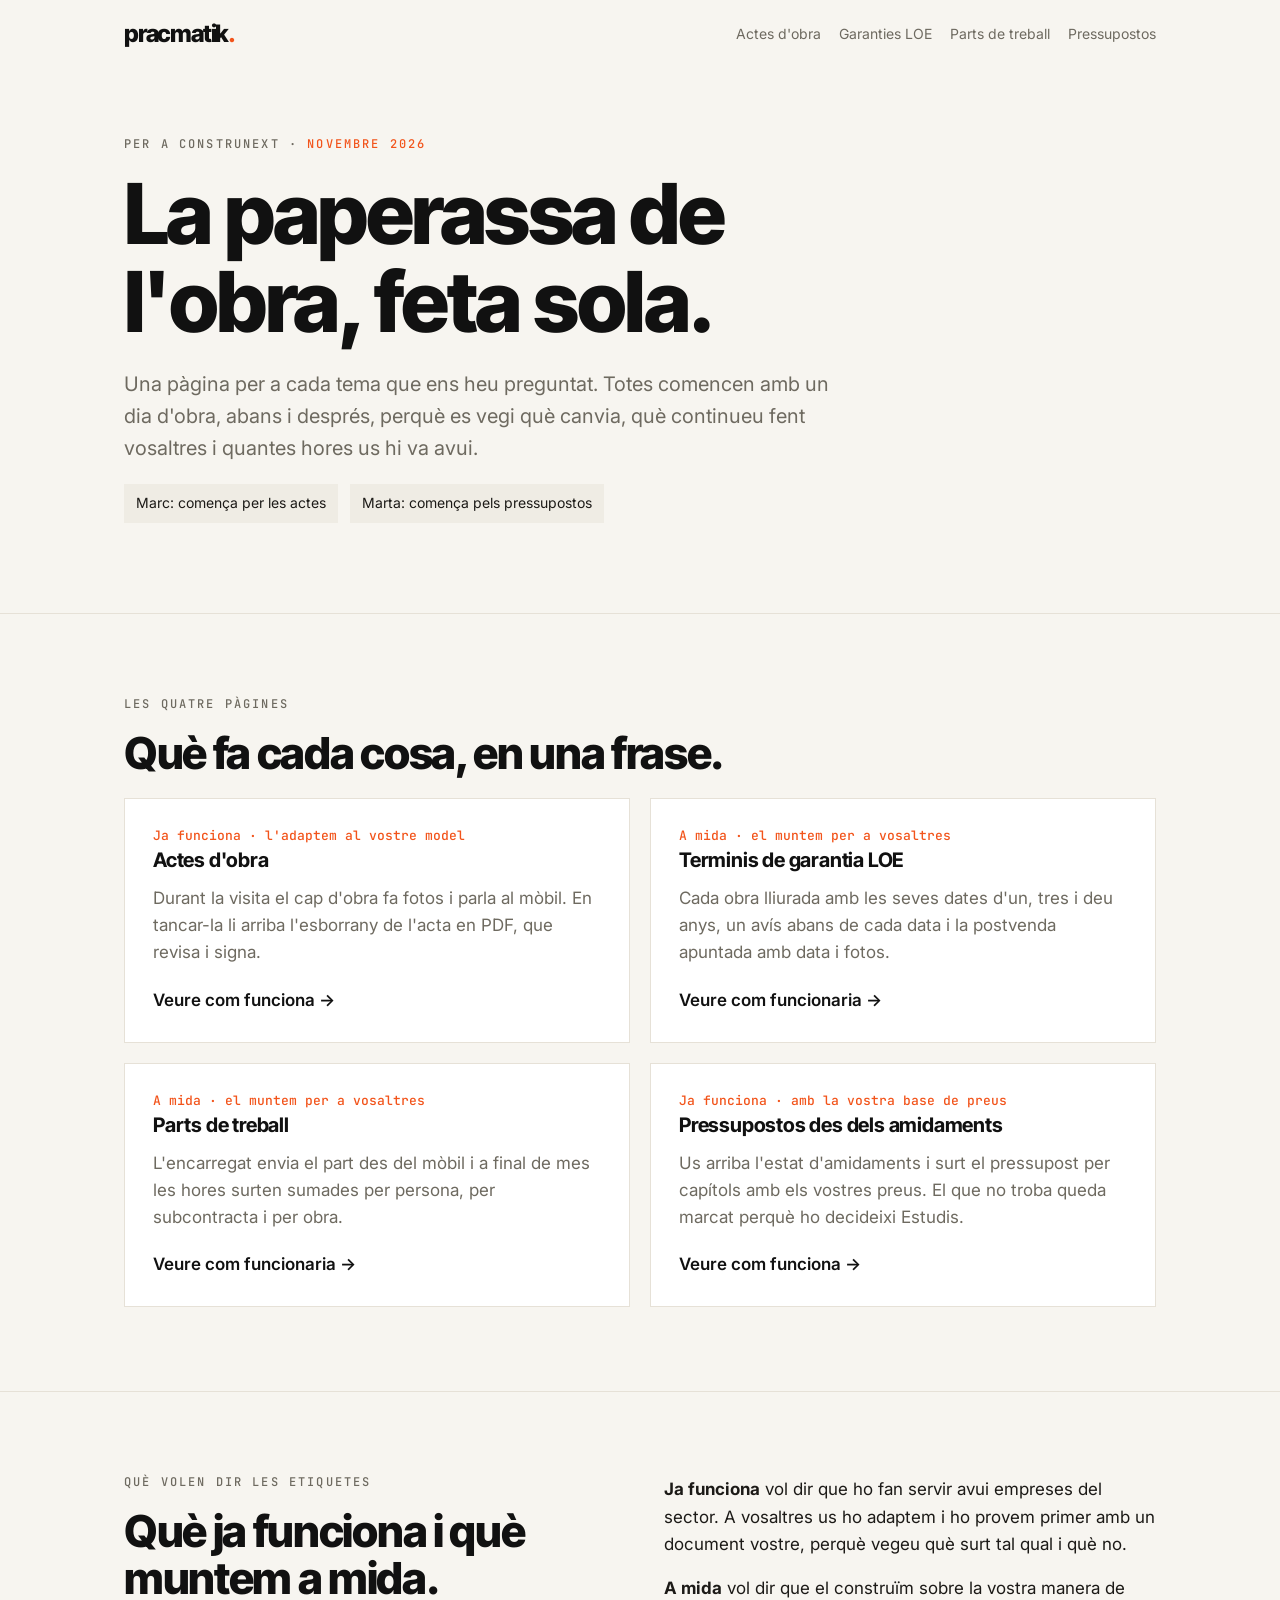
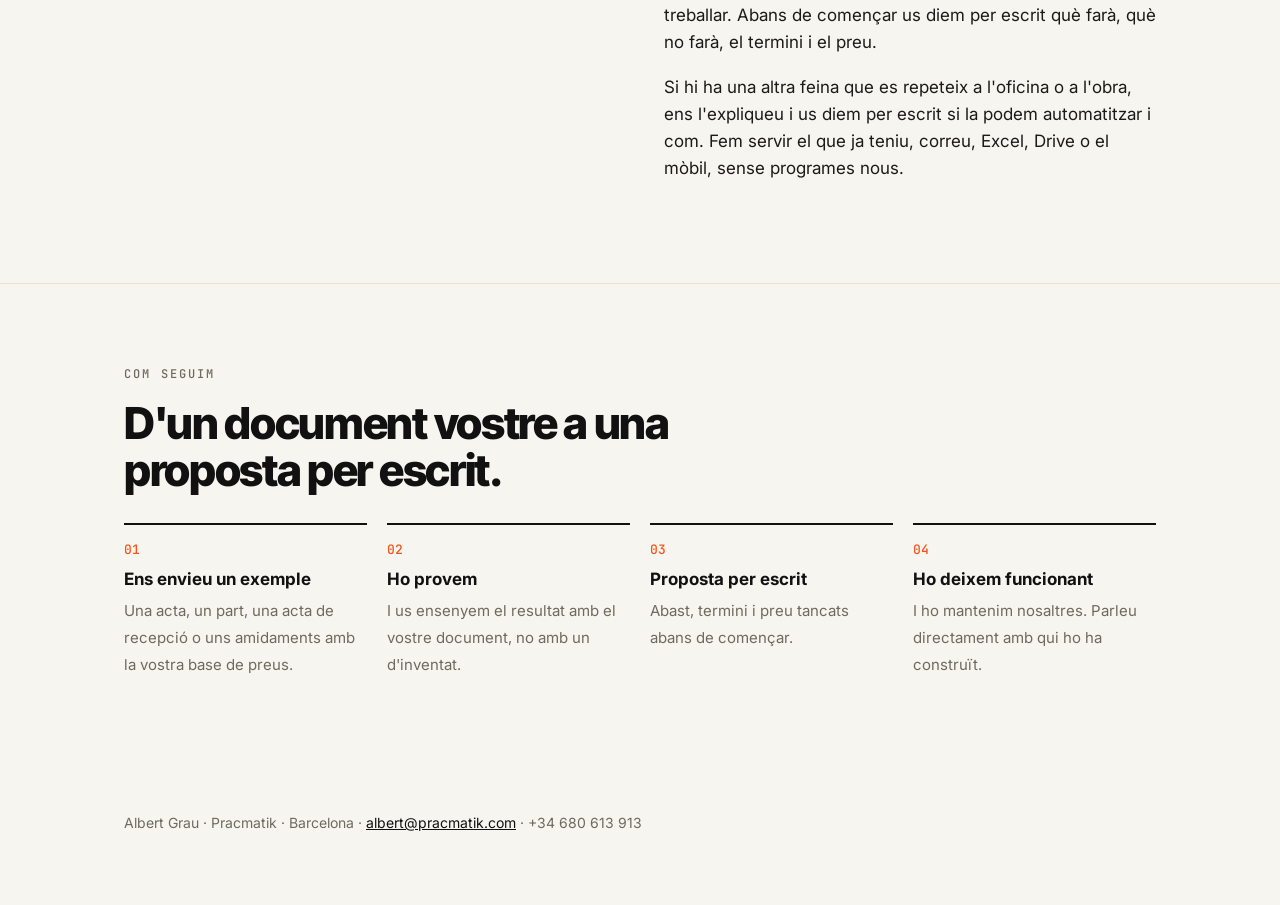
<file: index.html>
<!doctype html>
<html lang="ca">
<head>
<meta charset="utf-8">
<meta name="viewport" content="width=device-width,initial-scale=1">
<meta name="robots" content="noindex,nofollow">
<title>Construnext · Pracmatik</title>
<link rel="preconnect" href="https://fonts.googleapis.com">
<link rel="stylesheet" href="https://fonts.googleapis.com/css2?family=Inter:wght@400;500;600;700&family=Inter+Tight:wght@700;800&family=JetBrains+Mono:wght@500&display=swap">
<link rel="stylesheet" href="estilo.css?v=2">
<script defer src="track.js"></script>
</head>
<body>
<header class="cab"><div class="env">
  <a class="logo" href="./">pracmatik<span>.</span></a>
  <nav><a href="actas/">Actes d'obra</a><a href="garantias-loe/">Garanties LOE</a><a href="partes/">Parts de treball</a><a href="presupuestos/">Pressupostos</a></nav>
</div></header>

<main>
<section class="portada"><div class="env">
  <span class="kicker">Per a Construnext · <b>novembre 2026</b></span>
  <h1>La paperassa de l'obra, feta sola.</h1>
  <p class="intro">Una pàgina per a cada tema que ens heu preguntat. Totes comencen amb un dia d'obra, abans i després, perquè es vegi què canvia, què continueu fent vosaltres i quantes hores us hi va avui.</p>
  <div class="llegir"><span>Marc: comença per les actes</span><span>Marta: comença pels pressupostos</span></div>
</div></section>

<section><div class="env">
  <span class="kicker">Les quatre pàgines</span>
  <h2>Què fa cada cosa, en una frase.</h2>
  <div class="rej">
    <a class="tarjeta" href="actas/">
      <span class="n">Ja funciona · l'adaptem al vostre model</span>
      <h3>Actes d'obra</h3>
      <p>Durant la visita el cap d'obra fa fotos i parla al mòbil. En tancar-la li arriba l'esborrany de l'acta en PDF, que revisa i signa.</p>
      <span class="ir">Veure com funciona →</span>
    </a>
    <a class="tarjeta" href="garantias-loe/">
      <span class="n">A mida · el muntem per a vosaltres</span>
      <h3>Terminis de garantia LOE</h3>
      <p>Cada obra lliurada amb les seves dates d'un, tres i deu anys, un avís abans de cada data i la postvenda apuntada amb data i fotos.</p>
      <span class="ir">Veure com funcionaria →</span>
    </a>
    <a class="tarjeta" href="partes/">
      <span class="n">A mida · el muntem per a vosaltres</span>
      <h3>Parts de treball</h3>
      <p>L'encarregat envia el part des del mòbil i a final de mes les hores surten sumades per persona, per subcontracta i per obra.</p>
      <span class="ir">Veure com funcionaria →</span>
    </a>
    <a class="tarjeta" href="presupuestos/">
      <span class="n">Ja funciona · amb la vostra base de preus</span>
      <h3>Pressupostos des dels amidaments</h3>
      <p>Us arriba l'estat d'amidaments i surt el pressupost per capítols amb els vostres preus. El que no troba queda marcat perquè ho decideixi Estudis.</p>
      <span class="ir">Veure com funciona →</span>
    </a>
  </div>
</div></section>

<section><div class="env dos">
  <div>
    <span class="kicker">Què volen dir les etiquetes</span>
    <h2>Què ja funciona i què muntem a mida.</h2>
  </div>
  <div>
    <p><strong>Ja funciona</strong> vol dir que ho fan servir avui empreses del sector. A vosaltres us ho adaptem i ho provem primer amb un document vostre, perquè vegeu què surt tal qual i què no.</p>
    <p><strong>A mida</strong> vol dir que el construïm sobre la vostra manera de treballar. Abans de començar us diem per escrit què farà, què no farà, el termini i el preu.</p>
    <p>Si hi ha una altra feina que es repeteix a l'oficina o a l'obra, ens l'expliqueu i us diem per escrit si la podem automatitzar i com. Fem servir el que ja teniu, correu, Excel, Drive o el mòbil, sense programes nous.</p>
  </div>
</div></section>

<section><div class="env">
  <span class="kicker">Com seguim</span>
  <h2>D'un document vostre a una proposta per escrit.</h2>
  <ol class="pasos">
    <li><b>Ens envieu un exemple</b><span>Una acta, un part, una acta de recepció o uns amidaments amb la vostra base de preus.</span></li>
    <li><b>Ho provem</b><span>I us ensenyem el resultat amb el vostre document, no amb un d'inventat.</span></li>
    <li><b>Proposta per escrit</b><span>Abast, termini i preu tancats abans de començar.</span></li>
    <li><b>Ho deixem funcionant</b><span>I ho mantenim nosaltres. Parleu directament amb qui ho ha construït.</span></li>
  </ol>
</div></section>
</main>

<footer class="pie"><div class="env">
  Albert Grau · Pracmatik · Barcelona · <a href="mailto:albert@pracmatik.com">albert@pracmatik.com</a> · +34 680 613 913
</div></footer>
</body>
</html>
</file>
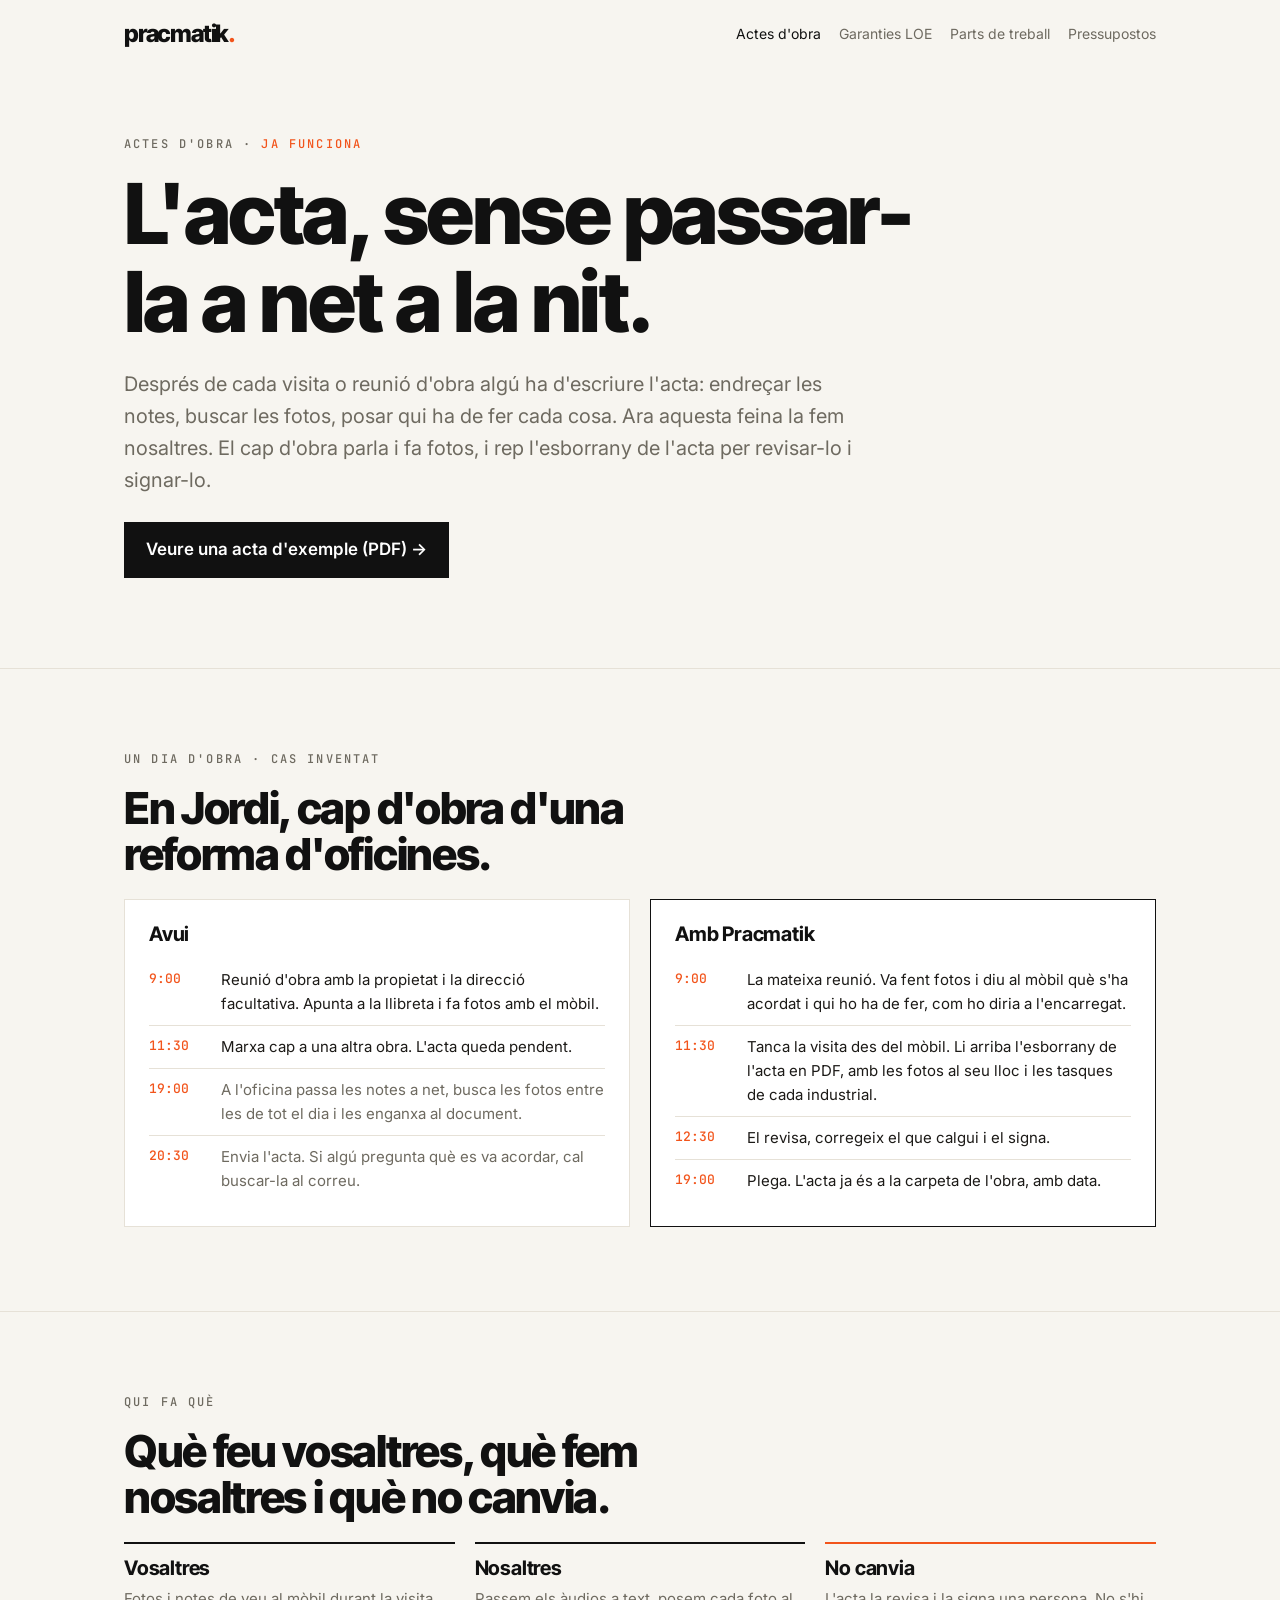
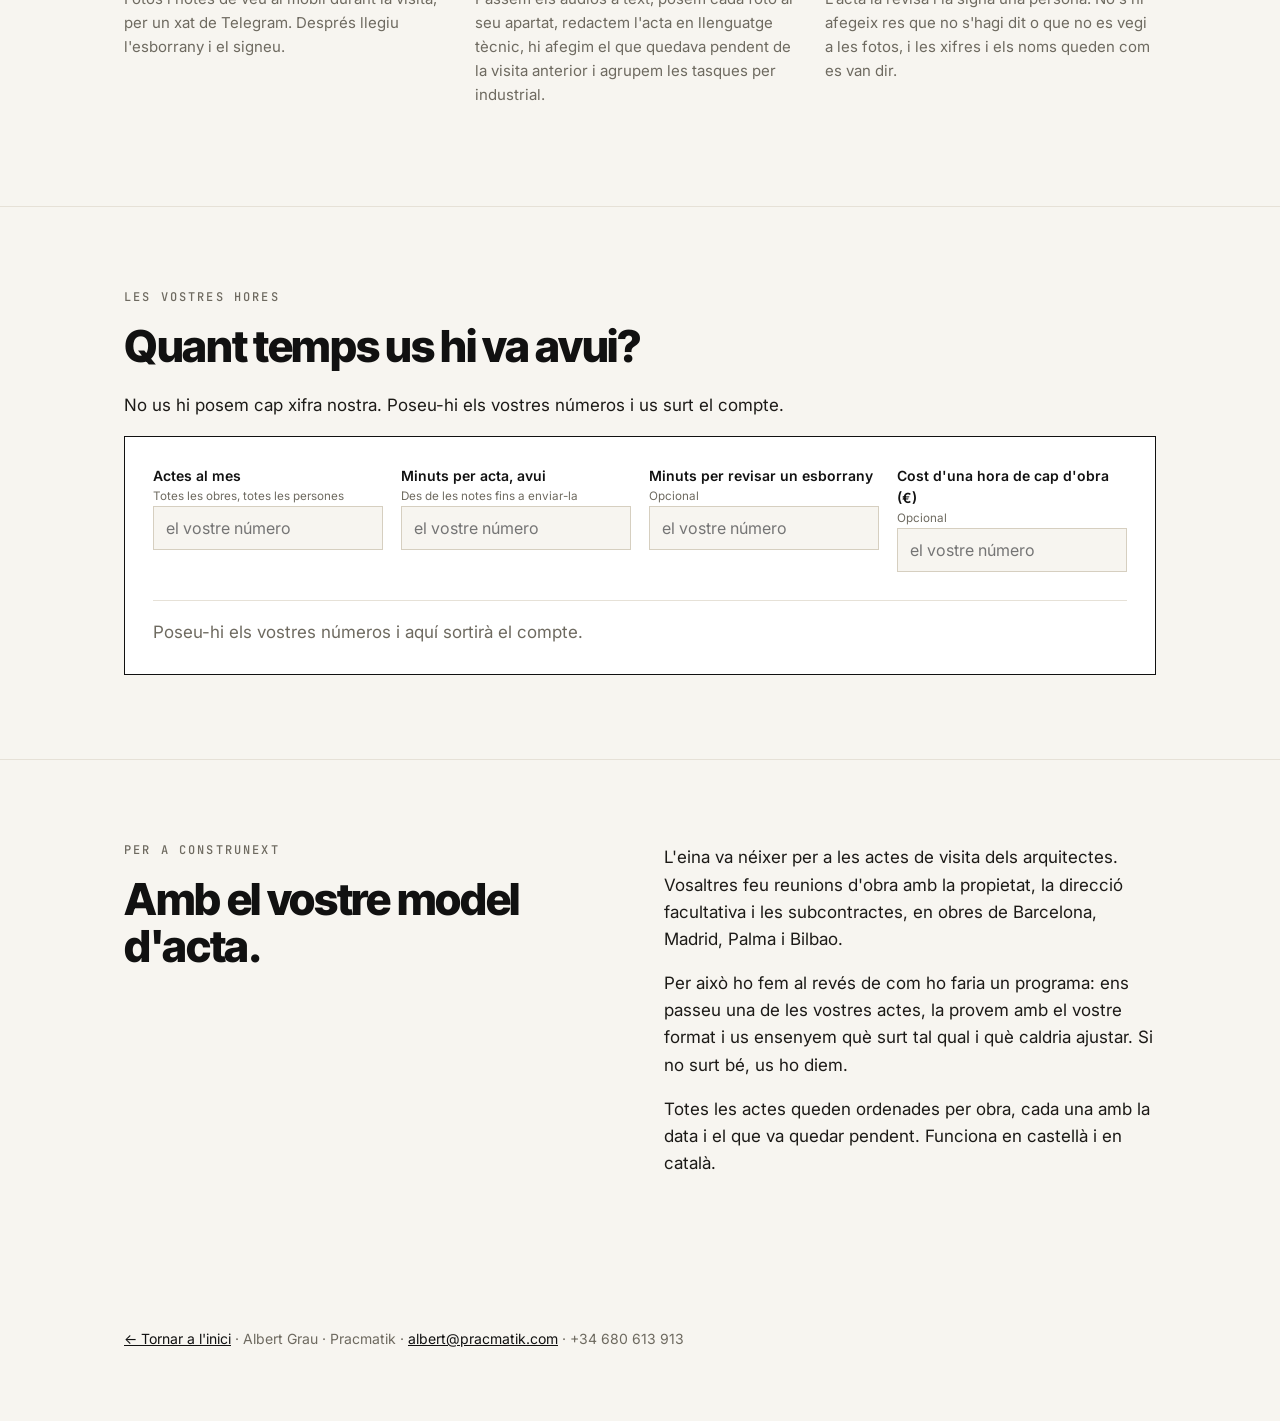
<file: actas/index.html>
<!doctype html>
<html lang="ca">
<head>
<meta charset="utf-8">
<meta name="viewport" content="width=device-width,initial-scale=1">
<meta name="robots" content="noindex,nofollow">
<title>Actes d'obra · Pracmatik</title>
<link rel="preconnect" href="https://fonts.googleapis.com">
<link rel="stylesheet" href="https://fonts.googleapis.com/css2?family=Inter:wght@400;500;600;700&family=Inter+Tight:wght@700;800&family=JetBrains+Mono:wght@500&display=swap">
<link rel="stylesheet" href="../estilo.css?v=2">
<script defer src="../track.js"></script>
<script defer src="../calcula.js?v=2"></script>
</head>
<body>
<header class="cab"><div class="env">
  <a class="logo" href="../">pracmatik<span>.</span></a>
  <nav><a href="./" aria-current="page">Actes d'obra</a><a href="../garantias-loe/">Garanties LOE</a><a href="../partes/">Parts de treball</a><a href="../presupuestos/">Pressupostos</a></nav>
</div></header>

<main>
<section class="portada"><div class="env">
  <span class="kicker">Actes d'obra · <b>ja funciona</b></span>
  <h1>L'acta, sense passar-la a net a la nit.</h1>
  <p class="intro">Després de cada visita o reunió d'obra algú ha d'escriure l'acta: endreçar les notes, buscar les fotos, posar qui ha de fer cada cosa. Ara aquesta feina la fem nosaltres. El cap d'obra parla i fa fotos, i rep l'esborrany de l'acta per revisar-lo i signar-lo.</p>
  <a class="boton" href="https://www.pracmatik.com/ejemplos/acta-ejemplo.pdf" target="_blank" rel="noopener">Veure una acta d'exemple (PDF) →</a>
</div></section>

<section><div class="env">
  <span class="kicker">Un dia d'obra · cas inventat</span>
  <h2>En Jordi, cap d'obra d'una reforma d'oficines.</h2>
  <div class="dia">
    <div>
      <h3>Avui</h3>
      <ul class="hores">
        <li><time>9:00</time><span>Reunió d'obra amb la propietat i la direcció facultativa. Apunta a la llibreta i fa fotos amb el mòbil.</span></li>
        <li><time>11:30</time><span>Marxa cap a una altra obra. L'acta queda pendent.</span></li>
        <li class="pes"><time>19:00</time><span>A l'oficina passa les notes a net, busca les fotos entre les de tot el dia i les enganxa al document.</span></li>
        <li class="pes"><time>20:30</time><span>Envia l'acta. Si algú pregunta què es va acordar, cal buscar-la al correu.</span></li>
      </ul>
    </div>
    <div class="despres">
      <h3>Amb Pracmatik</h3>
      <ul class="hores">
        <li><time>9:00</time><span>La mateixa reunió. Va fent fotos i diu al mòbil què s'ha acordat i qui ho ha de fer, com ho diria a l'encarregat.</span></li>
        <li><time>11:30</time><span>Tanca la visita des del mòbil. Li arriba l'esborrany de l'acta en PDF, amb les fotos al seu lloc i les tasques de cada industrial.</span></li>
        <li><time>12:30</time><span>El revisa, corregeix el que calgui i el signa.</span></li>
        <li><time>19:00</time><span>Plega. L'acta ja és a la carpeta de l'obra, amb data.</span></li>
      </ul>
    </div>
  </div>
</div></section>

<section><div class="env">
  <span class="kicker">Qui fa què</span>
  <h2>Què feu vosaltres, què fem nosaltres i què no canvia.</h2>
  <div class="tres">
    <div><h3>Vosaltres</h3><p>Fotos i notes de veu al mòbil durant la visita, per un xat de Telegram. Després llegiu l'esborrany i el signeu.</p></div>
    <div><h3>Nosaltres</h3><p>Passem els àudios a text, posem cada foto al seu apartat, redactem l'acta en llenguatge tècnic, hi afegim el que quedava pendent de la visita anterior i agrupem les tasques per industrial.</p></div>
    <div class="igual"><h3>No canvia</h3><p>L'acta la revisa i la signa una persona. No s'hi afegeix res que no s'hagi dit o que no es vegi a les fotos, i les xifres i els noms queden com es van dir.</p></div>
  </div>
</div></section>

<section><div class="env">
  <span class="kicker">Les vostres hores</span>
  <h2>Quant temps us hi va avui?</h2>
  <p>No us hi posem cap xifra nostra. Poseu-hi els vostres números i us surt el compte.</p>
  <form class="calc" onsubmit="return false">
    <div class="camps">
      <label>Actes al mes<small>Totes les obres, totes les persones</small><input name="quants" inputmode="decimal" placeholder="el vostre número"></label>
      <label>Minuts per acta, avui<small>Des de les notes fins a enviar-la</small><input name="avui" inputmode="decimal" placeholder="el vostre número"></label>
      <label>Minuts per revisar un esborrany<small>Opcional</small><input name="revisio" inputmode="decimal" placeholder="el vostre número"></label>
      <label>Cost d'una hora de cap d'obra (€)<small>Opcional</small><input name="preu" inputmode="decimal" placeholder="el vostre número"></label>
    </div>
    <div class="resultat" aria-live="polite"></div>
  </form>
</div></section>

<section><div class="env dos">
  <div>
    <span class="kicker">Per a Construnext</span>
    <h2>Amb el vostre model d'acta.</h2>
  </div>
  <div>
    <p>L'eina va néixer per a les actes de visita dels arquitectes. Vosaltres feu reunions d'obra amb la propietat, la direcció facultativa i les subcontractes, en obres de Barcelona, Madrid, Palma i Bilbao.</p>
    <p>Per això ho fem al revés de com ho faria un programa: ens passeu una de les vostres actes, la provem amb el vostre format i us ensenyem què surt tal qual i què caldria ajustar. Si no surt bé, us ho diem.</p>
    <p>Totes les actes queden ordenades per obra, cada una amb la data i el que va quedar pendent. Funciona en castellà i en català.</p>
  </div>
</div></section>
</main>

<footer class="pie"><div class="env">
  <a href="../">← Tornar a l'inici</a> · Albert Grau · Pracmatik · <a href="mailto:albert@pracmatik.com">albert@pracmatik.com</a> · +34 680 613 913
</div></footer>
</body>
</html>
</file>
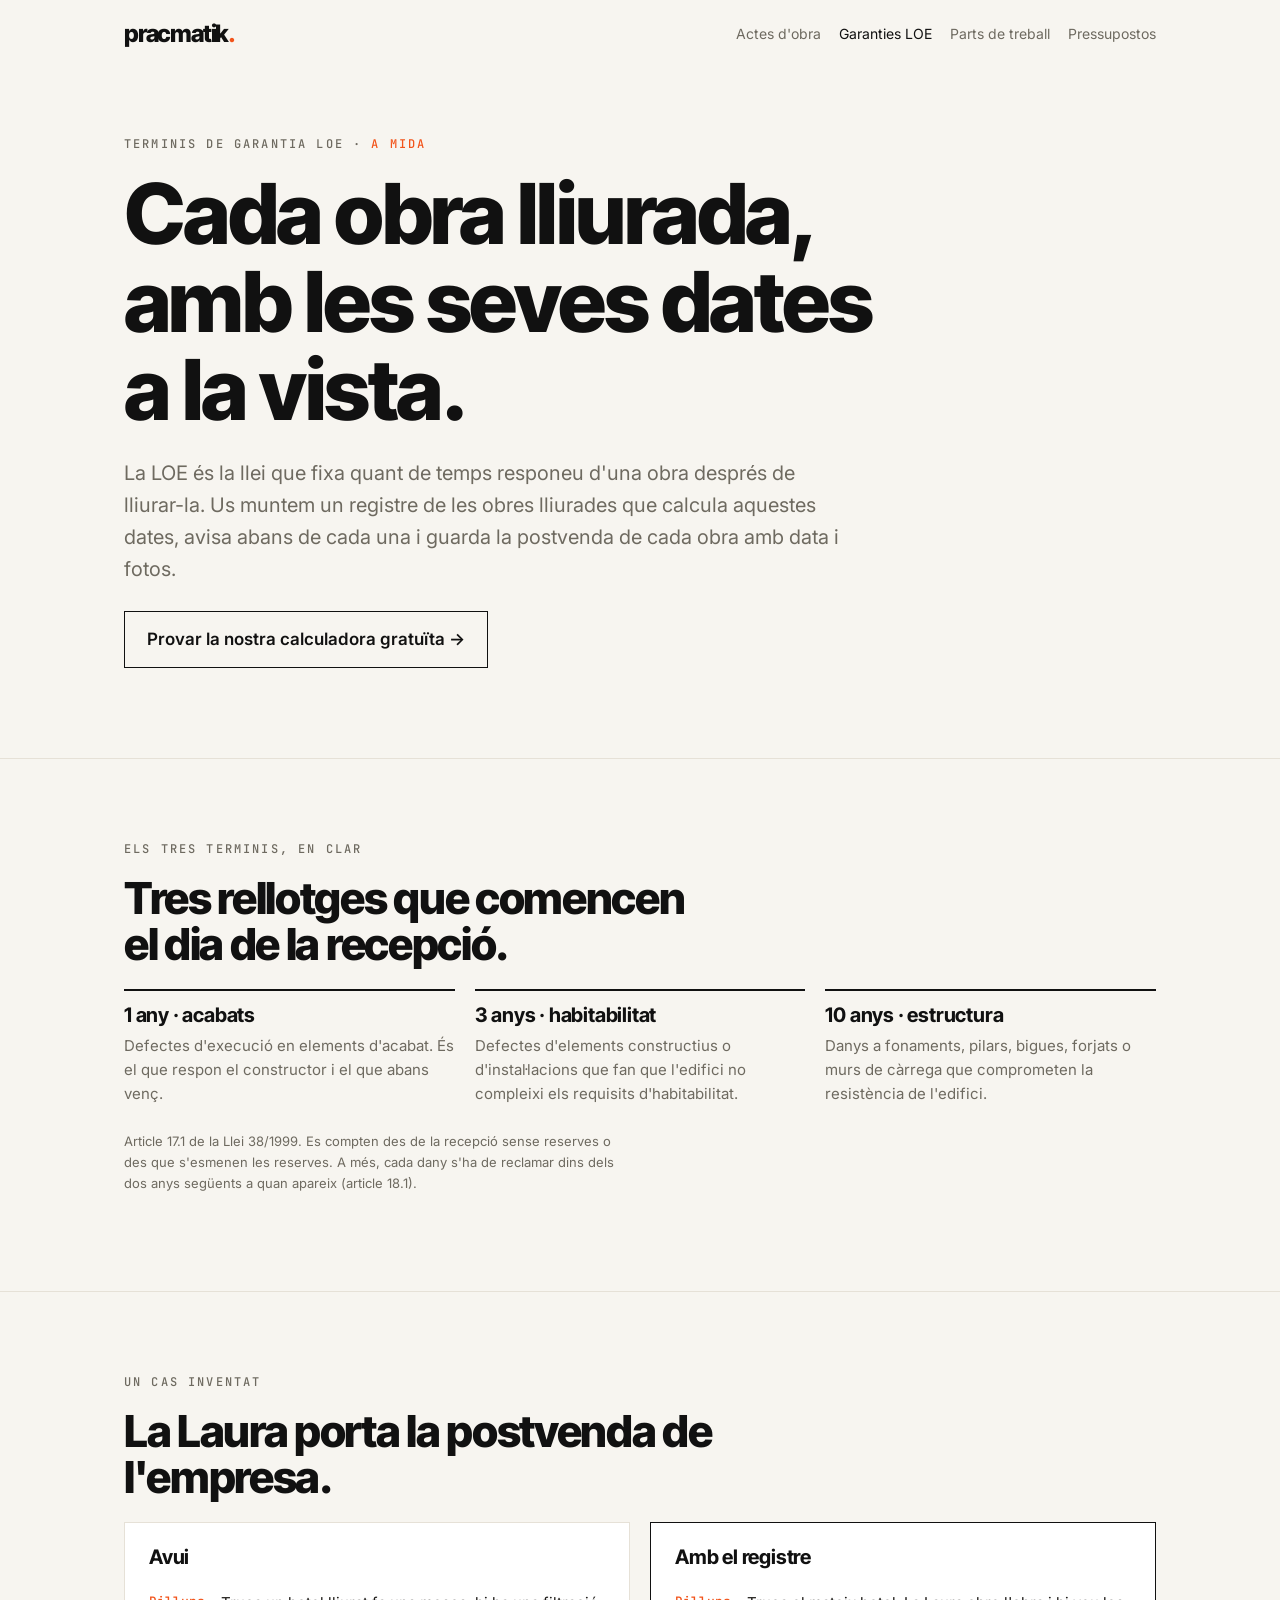
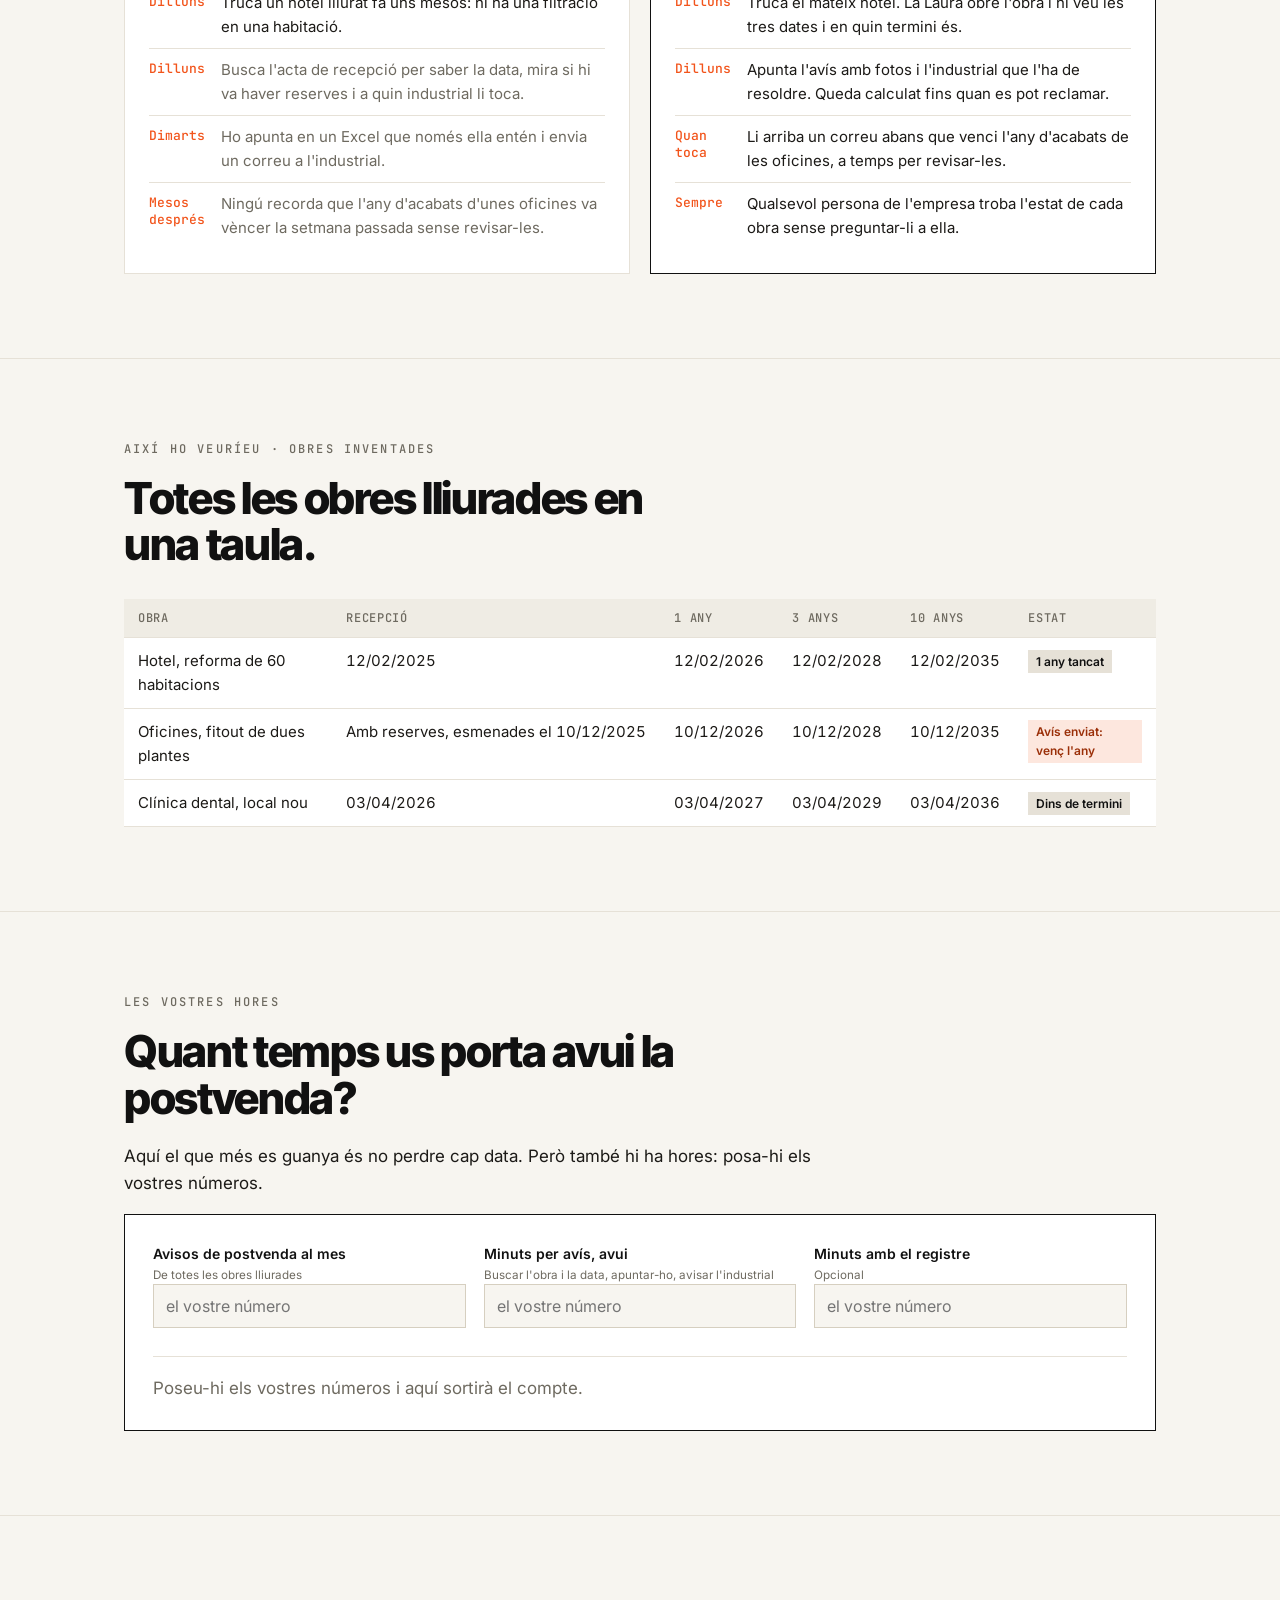
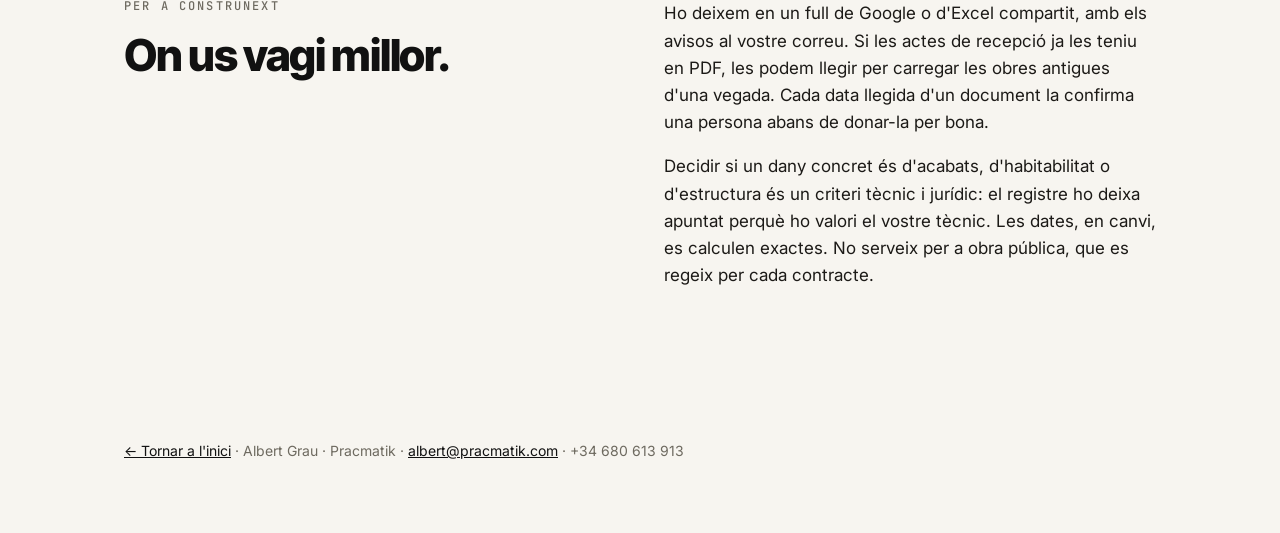
<file: garantias-loe/index.html>
<!doctype html>
<html lang="ca">
<head>
<meta charset="utf-8">
<meta name="viewport" content="width=device-width,initial-scale=1">
<meta name="robots" content="noindex,nofollow">
<title>Garanties LOE · Pracmatik</title>
<link rel="preconnect" href="https://fonts.googleapis.com">
<link rel="stylesheet" href="https://fonts.googleapis.com/css2?family=Inter:wght@400;500;600;700&family=Inter+Tight:wght@700;800&family=JetBrains+Mono:wght@500&display=swap">
<link rel="stylesheet" href="../estilo.css?v=2">
<script defer src="../track.js"></script>
<script defer src="../calcula.js?v=2"></script>
</head>
<body>
<header class="cab"><div class="env">
  <a class="logo" href="../">pracmatik<span>.</span></a>
  <nav><a href="../actas/">Actes d'obra</a><a href="./" aria-current="page">Garanties LOE</a><a href="../partes/">Parts de treball</a><a href="../presupuestos/">Pressupostos</a></nav>
</div></header>

<main>
<section class="portada"><div class="env">
  <span class="kicker">Terminis de garantia LOE · <b>a mida</b></span>
  <h1>Cada obra lliurada, amb les seves dates a la vista.</h1>
  <p class="intro">La LOE és la llei que fixa quant de temps responeu d'una obra després de lliurar-la. Us muntem un registre de les obres lliurades que calcula aquestes dates, avisa abans de cada una i guarda la postvenda de cada obra amb data i fotos.</p>
  <a class="boton claro" href="https://www.pracmatik.com/herramientas/plazos-garantia-obra/" target="_blank" rel="noopener">Provar la nostra calculadora gratuïta →</a>
</div></section>

<section><div class="env">
  <span class="kicker">Els tres terminis, en clar</span>
  <h2>Tres rellotges que comencen el dia de la recepció.</h2>
  <div class="tres">
    <div><h3>1 any · acabats</h3><p>Defectes d'execució en elements d'acabat. És el que respon el constructor i el que abans venç.</p></div>
    <div><h3>3 anys · habitabilitat</h3><p>Defectes d'elements constructius o d'instal·lacions que fan que l'edifici no compleixi els requisits d'habitabilitat.</p></div>
    <div><h3>10 anys · estructura</h3><p>Danys a fonaments, pilars, bigues, forjats o murs de càrrega que comprometen la resistència de l'edifici.</p></div>
  </div>
  <p class="nota">Article 17.1 de la Llei 38/1999. Es compten des de la recepció sense reserves o des que s'esmenen les reserves. A més, cada dany s'ha de reclamar dins dels dos anys següents a quan apareix (article 18.1).</p>
</div></section>

<section><div class="env">
  <span class="kicker">Un cas inventat</span>
  <h2>La Laura porta la postvenda de l'empresa.</h2>
  <div class="dia">
    <div>
      <h3>Avui</h3>
      <ul class="hores">
        <li><time>Dilluns</time><span>Truca un hotel lliurat fa uns mesos: hi ha una filtració en una habitació.</span></li>
        <li class="pes"><time>Dilluns</time><span>Busca l'acta de recepció per saber la data, mira si hi va haver reserves i a quin industrial li toca.</span></li>
        <li class="pes"><time>Dimarts</time><span>Ho apunta en un Excel que només ella entén i envia un correu a l'industrial.</span></li>
        <li class="pes"><time>Mesos després</time><span>Ningú recorda que l'any d'acabats d'unes oficines va vèncer la setmana passada sense revisar-les.</span></li>
      </ul>
    </div>
    <div class="despres">
      <h3>Amb el registre</h3>
      <ul class="hores">
        <li><time>Dilluns</time><span>Truca el mateix hotel. La Laura obre l'obra i hi veu les tres dates i en quin termini és.</span></li>
        <li><time>Dilluns</time><span>Apunta l'avís amb fotos i l'industrial que l'ha de resoldre. Queda calculat fins quan es pot reclamar.</span></li>
        <li><time>Quan toca</time><span>Li arriba un correu abans que venci l'any d'acabats de les oficines, a temps per revisar-les.</span></li>
        <li><time>Sempre</time><span>Qualsevol persona de l'empresa troba l'estat de cada obra sense preguntar-li a ella.</span></li>
      </ul>
    </div>
  </div>
</div></section>

<section><div class="env">
  <span class="kicker">Així ho veuríeu · obres inventades</span>
  <h2>Totes les obres lliurades en una taula.</h2>
  <div class="desliza">
  <table class="tabla">
    <thead><tr><th>Obra</th><th>Recepció</th><th>1 any</th><th>3 anys</th><th>10 anys</th><th>Estat</th></tr></thead>
    <tbody>
      <tr><td>Hotel, reforma de 60 habitacions</td><td class="num">12/02/2025</td><td class="num">12/02/2026</td><td class="num">12/02/2028</td><td class="num">12/02/2035</td><td><span class="ok">1 any tancat</span></td></tr>
      <tr><td>Oficines, fitout de dues plantes</td><td class="num">Amb reserves, esmenades el 10/12/2025</td><td class="num">10/12/2026</td><td class="num">10/12/2028</td><td class="num">10/12/2035</td><td><span class="marca">Avís enviat: venç l'any</span></td></tr>
      <tr><td>Clínica dental, local nou</td><td class="num">03/04/2026</td><td class="num">03/04/2027</td><td class="num">03/04/2029</td><td class="num">03/04/2036</td><td><span class="ok">Dins de termini</span></td></tr>
    </tbody>
  </table>
  </div>
</div></section>

<section><div class="env">
  <span class="kicker">Les vostres hores</span>
  <h2>Quant temps us porta avui la postvenda?</h2>
  <p>Aquí el que més es guanya és no perdre cap data. Però també hi ha hores: posa-hi els vostres números.</p>
  <form class="calc" onsubmit="return false">
    <div class="camps">
      <label>Avisos de postvenda al mes<small>De totes les obres lliurades</small><input name="quants" inputmode="decimal" placeholder="el vostre número"></label>
      <label>Minuts per avís, avui<small>Buscar l'obra i la data, apuntar-ho, avisar l'industrial</small><input name="avui" inputmode="decimal" placeholder="el vostre número"></label>
      <label>Minuts amb el registre<small>Opcional</small><input name="revisio" inputmode="decimal" placeholder="el vostre número"></label>
    </div>
    <div class="resultat" aria-live="polite"></div>
  </form>
</div></section>

<section><div class="env dos">
  <div>
    <span class="kicker">Per a Construnext</span>
    <h2>On us vagi millor.</h2>
  </div>
  <div>
    <p>Ho deixem en un full de Google o d'Excel compartit, amb els avisos al vostre correu. Si les actes de recepció ja les teniu en PDF, les podem llegir per carregar les obres antigues d'una vegada. Cada data llegida d'un document la confirma una persona abans de donar-la per bona.</p>
    <p>Decidir si un dany concret és d'acabats, d'habitabilitat o d'estructura és un criteri tècnic i jurídic: el registre ho deixa apuntat perquè ho valori el vostre tècnic. Les dates, en canvi, es calculen exactes. No serveix per a obra pública, que es regeix per cada contracte.</p>
  </div>
</div></section>
</main>

<footer class="pie"><div class="env">
  <a href="../">← Tornar a l'inici</a> · Albert Grau · Pracmatik · <a href="mailto:albert@pracmatik.com">albert@pracmatik.com</a> · +34 680 613 913
</div></footer>
</body>
</html>
</file>
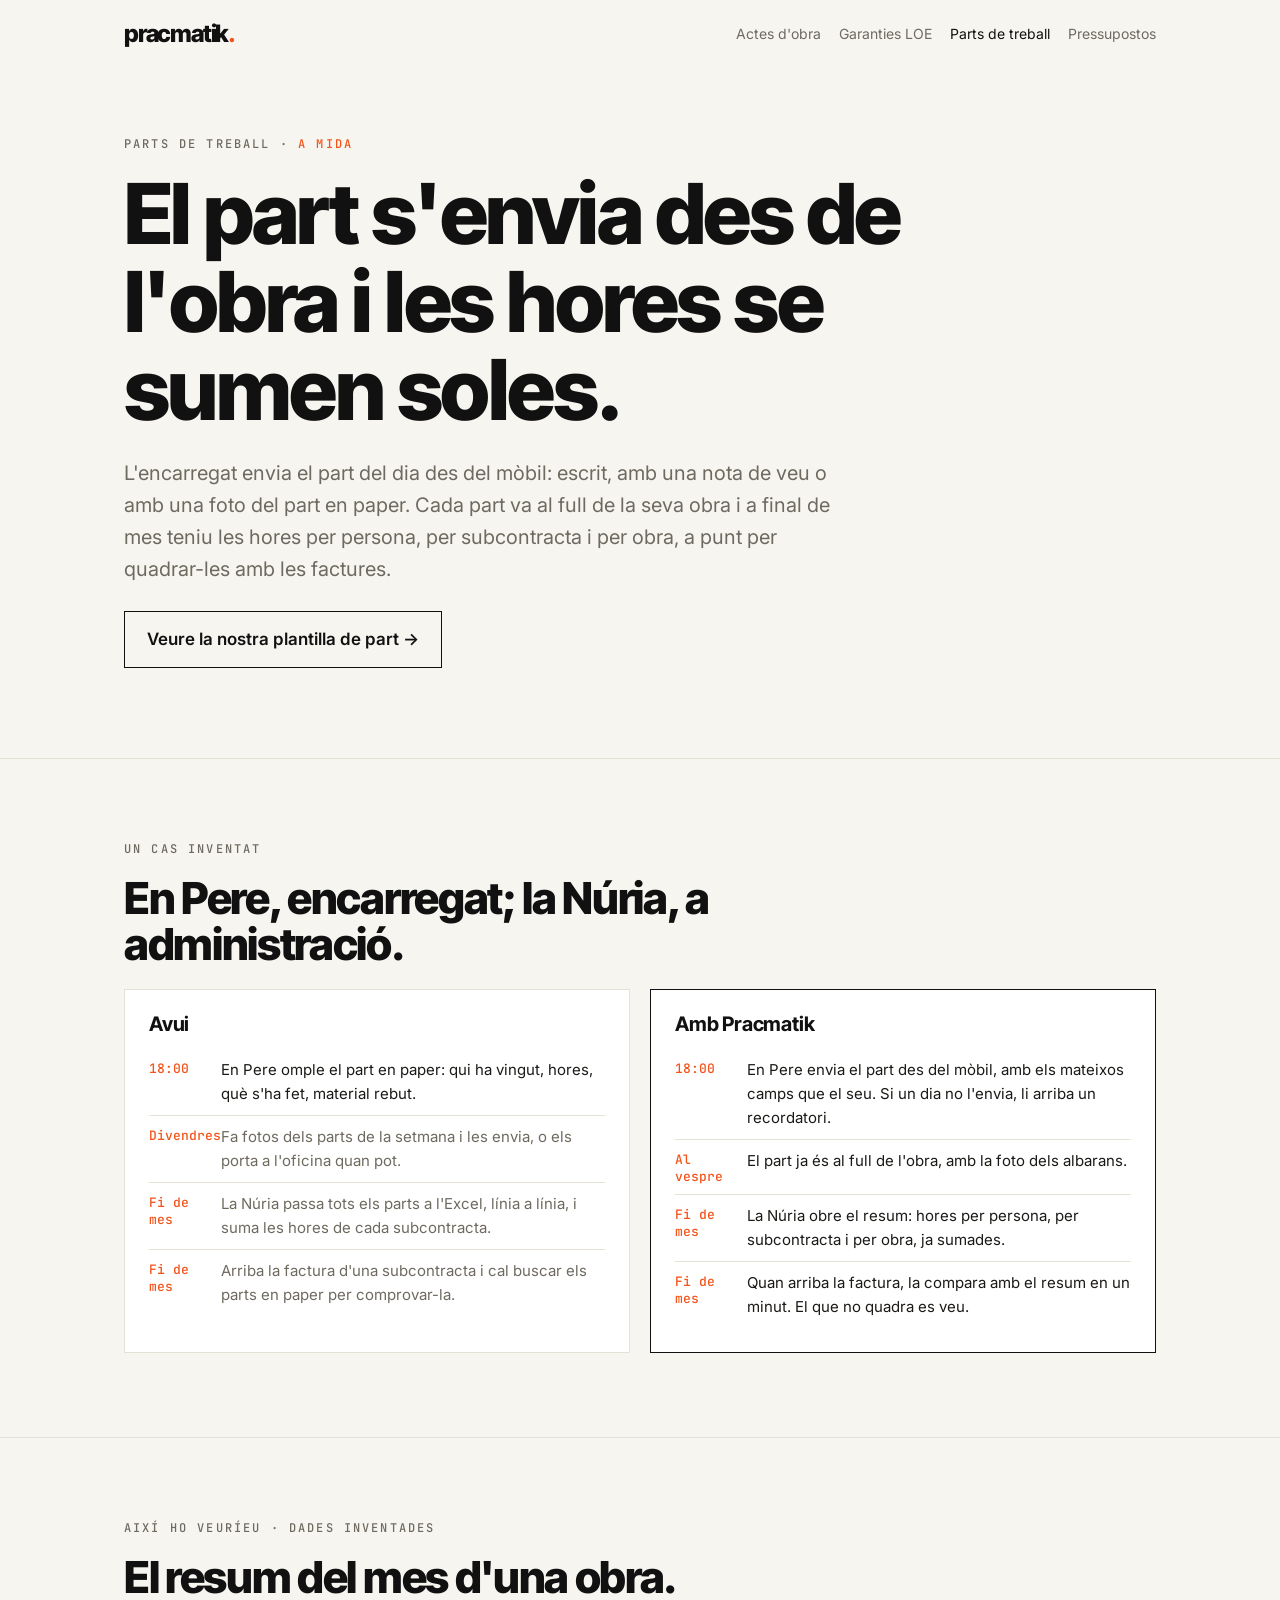
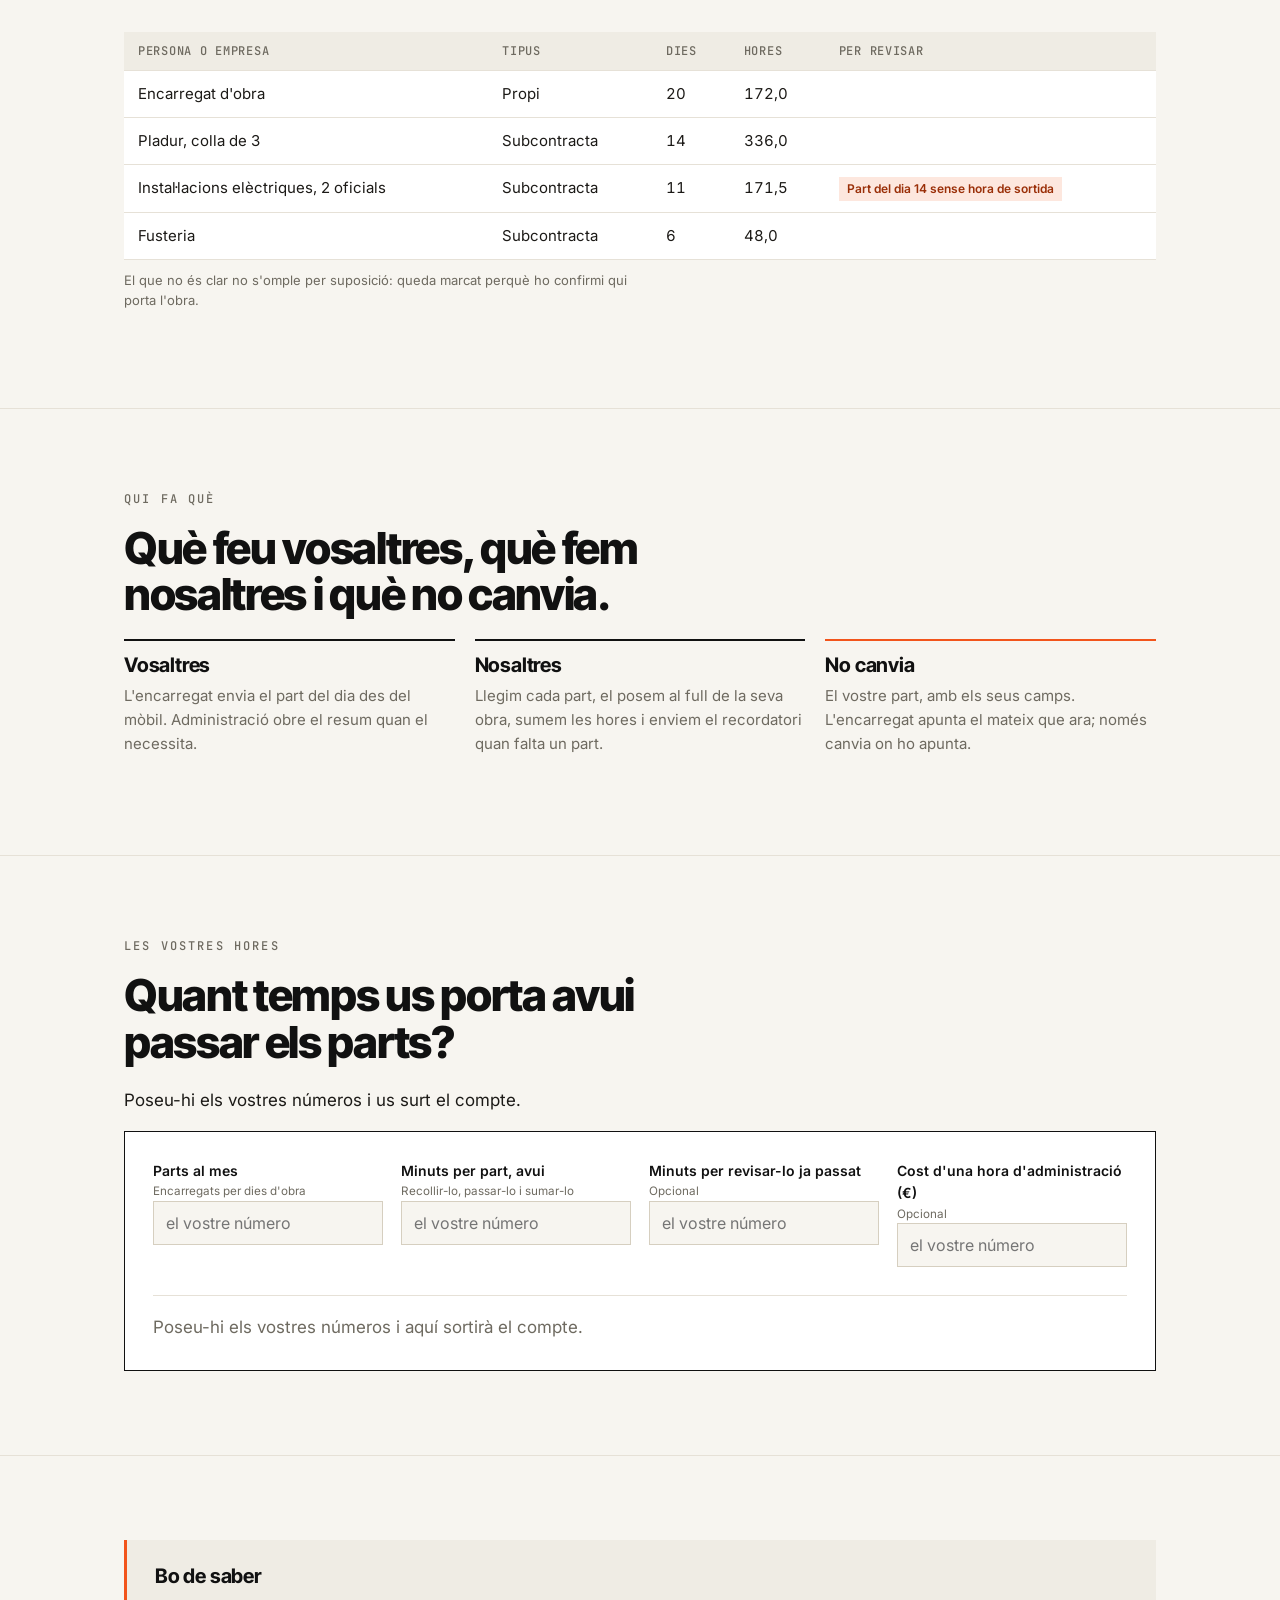
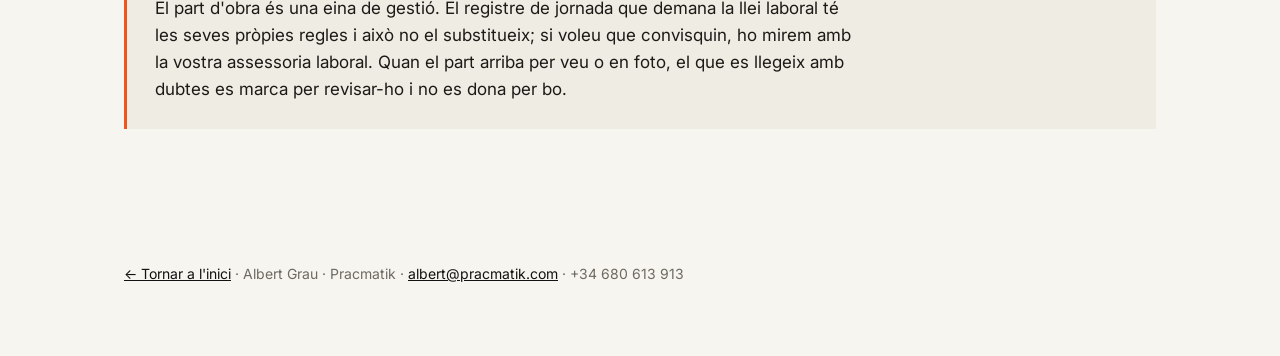
<file: partes/index.html>
<!doctype html>
<html lang="ca">
<head>
<meta charset="utf-8">
<meta name="viewport" content="width=device-width,initial-scale=1">
<meta name="robots" content="noindex,nofollow">
<title>Parts de treball · Pracmatik</title>
<link rel="preconnect" href="https://fonts.googleapis.com">
<link rel="stylesheet" href="https://fonts.googleapis.com/css2?family=Inter:wght@400;500;600;700&family=Inter+Tight:wght@700;800&family=JetBrains+Mono:wght@500&display=swap">
<link rel="stylesheet" href="../estilo.css?v=2">
<script defer src="../track.js"></script>
<script defer src="../calcula.js?v=2"></script>
</head>
<body>
<header class="cab"><div class="env">
  <a class="logo" href="../">pracmatik<span>.</span></a>
  <nav><a href="../actas/">Actes d'obra</a><a href="../garantias-loe/">Garanties LOE</a><a href="./" aria-current="page">Parts de treball</a><a href="../presupuestos/">Pressupostos</a></nav>
</div></header>

<main>
<section class="portada"><div class="env">
  <span class="kicker">Parts de treball · <b>a mida</b></span>
  <h1>El part s'envia des de l'obra i les hores se sumen soles.</h1>
  <p class="intro">L'encarregat envia el part del dia des del mòbil: escrit, amb una nota de veu o amb una foto del part en paper. Cada part va al full de la seva obra i a final de mes teniu les hores per persona, per subcontracta i per obra, a punt per quadrar-les amb les factures.</p>
  <a class="boton claro" href="https://www.pracmatik.com/recursos/plantilla-parte-trabajo-obra/" target="_blank" rel="noopener">Veure la nostra plantilla de part →</a>
</div></section>

<section><div class="env">
  <span class="kicker">Un cas inventat</span>
  <h2>En Pere, encarregat; la Núria, a administració.</h2>
  <div class="dia">
    <div>
      <h3>Avui</h3>
      <ul class="hores">
        <li><time>18:00</time><span>En Pere omple el part en paper: qui ha vingut, hores, què s'ha fet, material rebut.</span></li>
        <li class="pes"><time>Divendres</time><span>Fa fotos dels parts de la setmana i les envia, o els porta a l'oficina quan pot.</span></li>
        <li class="pes"><time>Fi de mes</time><span>La Núria passa tots els parts a l'Excel, línia a línia, i suma les hores de cada subcontracta.</span></li>
        <li class="pes"><time>Fi de mes</time><span>Arriba la factura d'una subcontracta i cal buscar els parts en paper per comprovar-la.</span></li>
      </ul>
    </div>
    <div class="despres">
      <h3>Amb Pracmatik</h3>
      <ul class="hores">
        <li><time>18:00</time><span>En Pere envia el part des del mòbil, amb els mateixos camps que el seu. Si un dia no l'envia, li arriba un recordatori.</span></li>
        <li><time>Al vespre</time><span>El part ja és al full de l'obra, amb la foto dels albarans.</span></li>
        <li><time>Fi de mes</time><span>La Núria obre el resum: hores per persona, per subcontracta i per obra, ja sumades.</span></li>
        <li><time>Fi de mes</time><span>Quan arriba la factura, la compara amb el resum en un minut. El que no quadra es veu.</span></li>
      </ul>
    </div>
  </div>
</div></section>

<section><div class="env">
  <span class="kicker">Així ho veuríeu · dades inventades</span>
  <h2>El resum del mes d'una obra.</h2>
  <div class="desliza">
  <table class="tabla">
    <thead><tr><th>Persona o empresa</th><th>Tipus</th><th>Dies</th><th>Hores</th><th>Per revisar</th></tr></thead>
    <tbody>
      <tr><td>Encarregat d'obra</td><td>Propi</td><td class="num">20</td><td class="num">172,0</td><td></td></tr>
      <tr><td>Pladur, colla de 3</td><td>Subcontracta</td><td class="num">14</td><td class="num">336,0</td><td></td></tr>
      <tr><td>Instal·lacions elèctriques, 2 oficials</td><td>Subcontracta</td><td class="num">11</td><td class="num">171,5</td><td><span class="marca">Part del dia 14 sense hora de sortida</span></td></tr>
      <tr><td>Fusteria</td><td>Subcontracta</td><td class="num">6</td><td class="num">48,0</td><td></td></tr>
    </tbody>
  </table>
  </div>
  <p class="nota">El que no és clar no s'omple per suposició: queda marcat perquè ho confirmi qui porta l'obra.</p>
</div></section>

<section><div class="env">
  <span class="kicker">Qui fa què</span>
  <h2>Què feu vosaltres, què fem nosaltres i què no canvia.</h2>
  <div class="tres">
    <div><h3>Vosaltres</h3><p>L'encarregat envia el part del dia des del mòbil. Administració obre el resum quan el necessita.</p></div>
    <div><h3>Nosaltres</h3><p>Llegim cada part, el posem al full de la seva obra, sumem les hores i enviem el recordatori quan falta un part.</p></div>
    <div class="igual"><h3>No canvia</h3><p>El vostre part, amb els seus camps. L'encarregat apunta el mateix que ara; només canvia on ho apunta.</p></div>
  </div>
</div></section>

<section><div class="env">
  <span class="kicker">Les vostres hores</span>
  <h2>Quant temps us porta avui passar els parts?</h2>
  <p>Poseu-hi els vostres números i us surt el compte.</p>
  <form class="calc" onsubmit="return false">
    <div class="camps">
      <label>Parts al mes<small>Encarregats per dies d'obra</small><input name="quants" inputmode="decimal" placeholder="el vostre número"></label>
      <label>Minuts per part, avui<small>Recollir-lo, passar-lo i sumar-lo</small><input name="avui" inputmode="decimal" placeholder="el vostre número"></label>
      <label>Minuts per revisar-lo ja passat<small>Opcional</small><input name="revisio" inputmode="decimal" placeholder="el vostre número"></label>
      <label>Cost d'una hora d'administració (€)<small>Opcional</small><input name="preu" inputmode="decimal" placeholder="el vostre número"></label>
    </div>
    <div class="resultat" aria-live="polite"></div>
  </form>
</div></section>

<section><div class="env">
  <div class="caja aviso">
    <h3>Bo de saber</h3>
    <p>El part d'obra és una eina de gestió. El registre de jornada que demana la llei laboral té les seves pròpies regles i això no el substitueix; si voleu que convisquin, ho mirem amb la vostra assessoria laboral. Quan el part arriba per veu o en foto, el que es llegeix amb dubtes es marca per revisar-ho i no es dona per bo.</p>
  </div>
</div></section>
</main>

<footer class="pie"><div class="env">
  <a href="../">← Tornar a l'inici</a> · Albert Grau · Pracmatik · <a href="mailto:albert@pracmatik.com">albert@pracmatik.com</a> · +34 680 613 913
</div></footer>
</body>
</html>
</file>
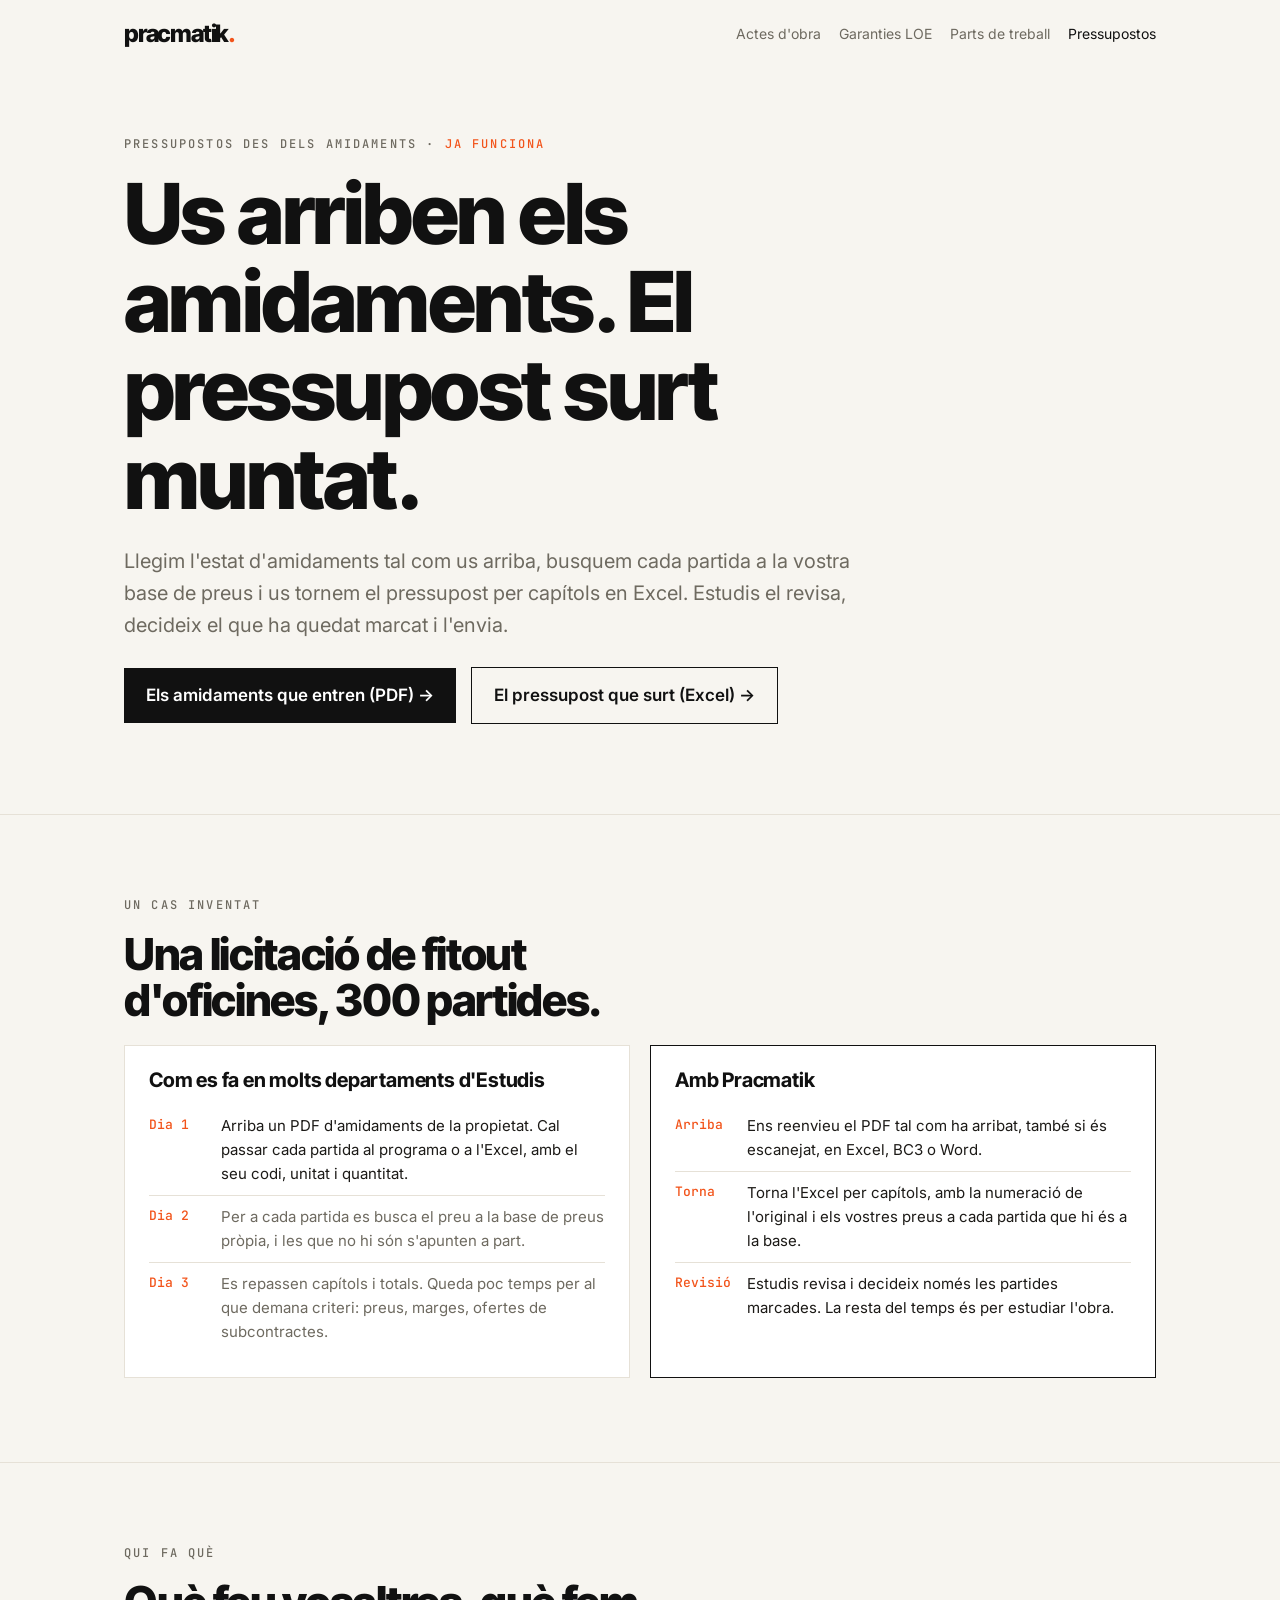
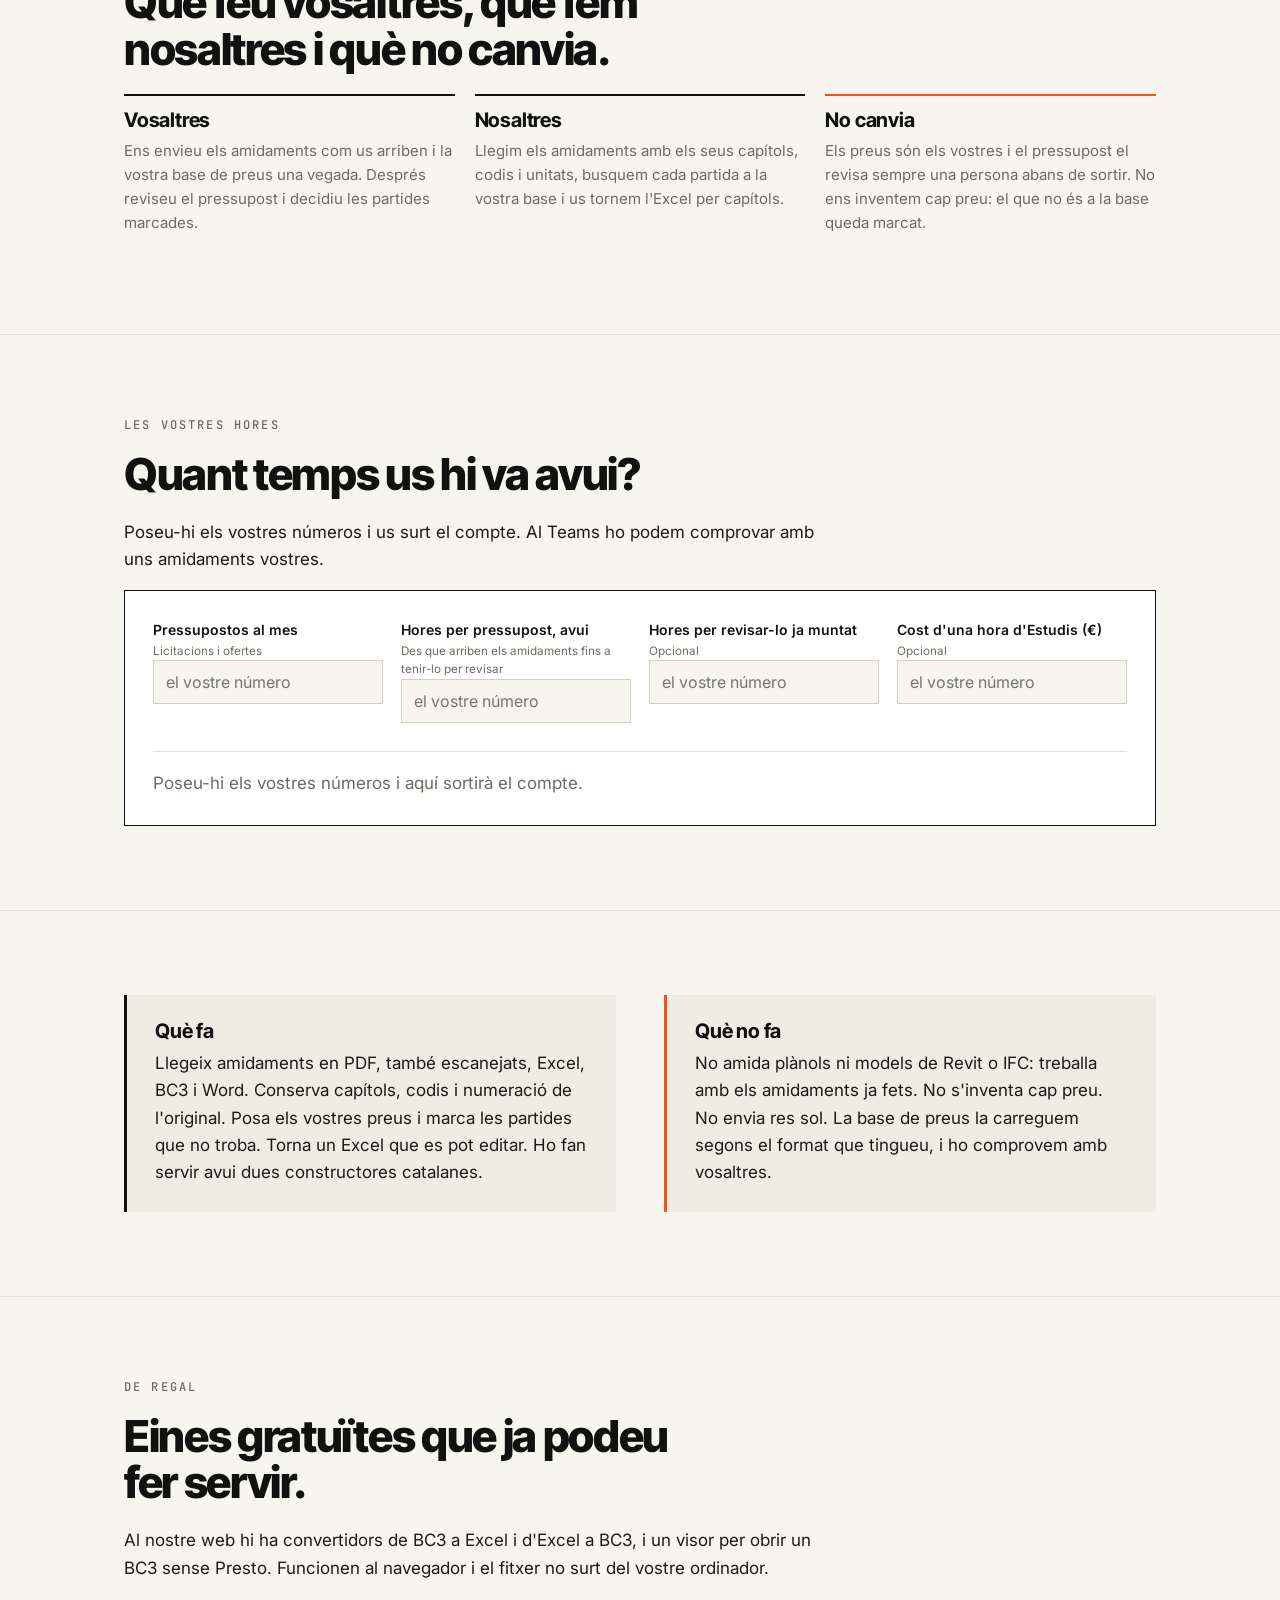
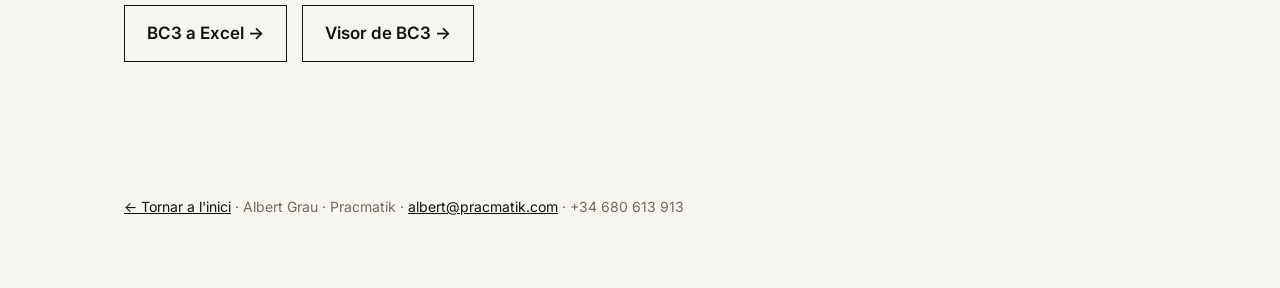
<file: presupuestos/index.html>
<!doctype html>
<html lang="ca">
<head>
<meta charset="utf-8">
<meta name="viewport" content="width=device-width,initial-scale=1">
<meta name="robots" content="noindex,nofollow">
<title>Pressupostos d'obra · Pracmatik</title>
<link rel="preconnect" href="https://fonts.googleapis.com">
<link rel="stylesheet" href="https://fonts.googleapis.com/css2?family=Inter:wght@400;500;600;700&family=Inter+Tight:wght@700;800&family=JetBrains+Mono:wght@500&display=swap">
<link rel="stylesheet" href="../estilo.css?v=2">
<script defer src="../track.js"></script>
<script defer src="../calcula.js?v=2"></script>
</head>
<body>
<header class="cab"><div class="env">
  <a class="logo" href="../">pracmatik<span>.</span></a>
  <nav><a href="../actas/">Actes d'obra</a><a href="../garantias-loe/">Garanties LOE</a><a href="../partes/">Parts de treball</a><a href="./" aria-current="page">Pressupostos</a></nav>
</div></header>

<main>
<section class="portada"><div class="env">
  <span class="kicker">Pressupostos des dels amidaments · <b>ja funciona</b></span>
  <h1>Us arriben els amidaments. El pressupost surt muntat.</h1>
  <p class="intro">Llegim l'estat d'amidaments tal com us arriba, busquem cada partida a la vostra base de preus i us tornem el pressupost per capítols en Excel. Estudis el revisa, decideix el que ha quedat marcat i l'envia.</p>
  <a class="boton" href="https://www.pracmatik.com/ejemplos/medicion-ejemplo-reforma.pdf" target="_blank" rel="noopener">Els amidaments que entren (PDF) →</a>
  <a class="boton claro" href="https://www.pracmatik.com/ejemplos/presupuesto-ejemplo-reforma.xlsx" target="_blank" rel="noopener">El pressupost que surt (Excel) →</a>
</div></section>

<section><div class="env">
  <span class="kicker">Un cas inventat</span>
  <h2>Una licitació de fitout d'oficines, 300 partides.</h2>
  <div class="dia">
    <div>
      <h3>Com es fa en molts departaments d'Estudis</h3>
      <ul class="hores">
        <li><time>Dia 1</time><span>Arriba un PDF d'amidaments de la propietat. Cal passar cada partida al programa o a l'Excel, amb el seu codi, unitat i quantitat.</span></li>
        <li class="pes"><time>Dia 2</time><span>Per a cada partida es busca el preu a la base de preus pròpia, i les que no hi són s'apunten a part.</span></li>
        <li class="pes"><time>Dia 3</time><span>Es repassen capítols i totals. Queda poc temps per al que demana criteri: preus, marges, ofertes de subcontractes.</span></li>
      </ul>
    </div>
    <div class="despres">
      <h3>Amb Pracmatik</h3>
      <ul class="hores">
        <li><time>Arriba</time><span>Ens reenvieu el PDF tal com ha arribat, també si és escanejat, en Excel, BC3 o Word.</span></li>
        <li><time>Torna</time><span>Torna l'Excel per capítols, amb la numeració de l'original i els vostres preus a cada partida que hi és a la base.</span></li>
        <li><time>Revisió</time><span>Estudis revisa i decideix només les partides marcades. La resta del temps és per estudiar l'obra.</span></li>
      </ul>
    </div>
  </div>
</div></section>

<section><div class="env">
  <span class="kicker">Qui fa què</span>
  <h2>Què feu vosaltres, què fem nosaltres i què no canvia.</h2>
  <div class="tres">
    <div><h3>Vosaltres</h3><p>Ens envieu els amidaments com us arriben i la vostra base de preus una vegada. Després reviseu el pressupost i decidiu les partides marcades.</p></div>
    <div><h3>Nosaltres</h3><p>Llegim els amidaments amb els seus capítols, codis i unitats, busquem cada partida a la vostra base i us tornem l'Excel per capítols.</p></div>
    <div class="igual"><h3>No canvia</h3><p>Els preus són els vostres i el pressupost el revisa sempre una persona abans de sortir. No ens inventem cap preu: el que no és a la base queda marcat.</p></div>
  </div>
</div></section>

<section><div class="env">
  <span class="kicker">Les vostres hores</span>
  <h2>Quant temps us hi va avui?</h2>
  <p>Poseu-hi els vostres números i us surt el compte. Al Teams ho podem comprovar amb uns amidaments vostres.</p>
  <form class="calc" data-unitat="hores" onsubmit="return false">
    <div class="camps">
      <label>Pressupostos al mes<small>Licitacions i ofertes</small><input name="quants" inputmode="decimal" placeholder="el vostre número"></label>
      <label>Hores per pressupost, avui<small>Des que arriben els amidaments fins a tenir-lo per revisar</small><input name="avui" inputmode="decimal" placeholder="el vostre número"></label>
      <label>Hores per revisar-lo ja muntat<small>Opcional</small><input name="revisio" inputmode="decimal" placeholder="el vostre número"></label>
      <label>Cost d'una hora d'Estudis (€)<small>Opcional</small><input name="preu" inputmode="decimal" placeholder="el vostre número"></label>
    </div>
    <div class="resultat" aria-live="polite"></div>
  </form>
</div></section>

<section><div class="env dos">
  <div class="caja">
    <h3>Què fa</h3>
    <p>Llegeix amidaments en PDF, també escanejats, Excel, BC3 i Word. Conserva capítols, codis i numeració de l'original. Posa els vostres preus i marca les partides que no troba. Torna un Excel que es pot editar. Ho fan servir avui dues constructores catalanes.</p>
  </div>
  <div class="caja aviso">
    <h3>Què no fa</h3>
    <p>No amida plànols ni models de Revit o IFC: treballa amb els amidaments ja fets. No s'inventa cap preu. No envia res sol. La base de preus la carreguem segons el format que tingueu, i ho comprovem amb vosaltres.</p>
  </div>
</div></section>

<section><div class="env">
  <span class="kicker">De regal</span>
  <h2>Eines gratuïtes que ja podeu fer servir.</h2>
  <p>Al nostre web hi ha convertidors de BC3 a Excel i d'Excel a BC3, i un visor per obrir un BC3 sense Presto. Funcionen al navegador i el fitxer no surt del vostre ordinador.</p>
  <a class="boton claro" href="https://www.pracmatik.com/herramientas/bc3-a-excel/" target="_blank" rel="noopener">BC3 a Excel →</a>
  <a class="boton claro" href="https://www.pracmatik.com/herramientas/visor-bc3/" target="_blank" rel="noopener">Visor de BC3 →</a>
</div></section>
</main>

<footer class="pie"><div class="env">
  <a href="../">← Tornar a l'inici</a> · Albert Grau · Pracmatik · <a href="mailto:albert@pracmatik.com">albert@pracmatik.com</a> · +34 680 613 913
</div></footer>
</body>
</html>
</file>
<file: estilo.css>
:root{
  --papel:#F7F5F0; --papel2:#EFECE4; --tinta:#111111; --tinta2:#1C1A17;
  --plomo:#6E6A60; --ceniza:#E6E1D7; --ceniza2:#D6CFC0; --obra:#F2541B;
  --ancho:1080px;
}
*{box-sizing:border-box}
html{scroll-behavior:smooth}
body{margin:0;background:var(--papel);color:var(--tinta2);font:17px/1.6 Inter,system-ui,sans-serif;-webkit-font-smoothing:antialiased}
img{max-width:100%;display:block}
a{color:inherit}
:focus-visible{outline:3px solid var(--obra);outline-offset:3px}
.env{max-width:var(--ancho);margin:0 auto;padding:0 24px}
h1,h2,h3{font-family:"Inter Tight",Inter,system-ui,sans-serif;color:var(--tinta);margin:0;letter-spacing:-.03em;line-height:1.05}
h1{font-size:clamp(40px,7vw,84px);font-weight:800;max-width:14ch}
h2{font-size:clamp(28px,4vw,44px);font-weight:800;max-width:20ch;margin-bottom:22px}
h3{font-size:20px;font-weight:700;letter-spacing:-.01em;margin-bottom:8px}
p{margin:0 0 1em;max-width:64ch}
section{padding:84px 0;border-top:1px solid var(--ceniza)}
.kicker{font:500 12px/1 "JetBrains Mono",ui-monospace,monospace;letter-spacing:.18em;text-transform:uppercase;color:var(--plomo);margin-bottom:20px;display:block}
.kicker b{color:var(--obra);font-weight:500}
.intro{font-size:20px;color:var(--plomo);max-width:56ch;margin-top:22px}
/* Cabecera */
.cab{padding:22px 0}
.cab .env{display:flex;justify-content:space-between;align-items:center;gap:16px}
.logo{font:800 24px/1 "Inter Tight",Inter,sans-serif;letter-spacing:-.05em;text-decoration:none;color:var(--tinta)}
.logo span{color:var(--obra)}
.cab nav{display:flex;gap:18px;flex-wrap:wrap;font-size:14px}
.cab nav a{text-decoration:none;color:var(--plomo)}
.cab nav a:hover,.cab nav a[aria-current]{color:var(--tinta)}
.portada{padding:70px 0 90px;border-top:0}
.para{font-size:15px;color:var(--plomo);margin-top:30px}
/* Tarjetas */
.rej{display:grid;grid-template-columns:repeat(2,minmax(0,1fr));gap:20px}
.tarjeta{background:#fff;border:1px solid var(--ceniza);padding:28px;text-decoration:none;display:flex;flex-direction:column;gap:6px;transition:border-color .15s}
a.tarjeta:hover{border-color:var(--tinta)}
.tarjeta .n{font:500 13px "JetBrains Mono",monospace;color:var(--obra)}
.tarjeta p{color:var(--plomo);margin:0}
.tarjeta .ir{margin-top:auto;padding-top:14px;font-weight:600;color:var(--tinta)}
.tarjeta .quien{font-size:13px;color:var(--plomo);font-family:"JetBrains Mono",monospace}
/* Pasos */
.pasos{list-style:none;padding:0;margin:30px 0 0;display:grid;grid-template-columns:repeat(4,minmax(0,1fr));gap:20px;counter-reset:p}
.pasos li{border-top:2px solid var(--tinta);padding-top:16px;counter-increment:p}
.pasos li::before{content:"0" counter(p);font:500 13px "JetBrains Mono",monospace;color:var(--obra);display:block;margin-bottom:8px}
.pasos b{display:block;color:var(--tinta);margin-bottom:4px}
.pasos span{color:var(--plomo);font-size:15px}
/* Dos columnas */
.dos{display:grid;grid-template-columns:1fr 1fr;gap:48px;align-items:start}
.caja{background:var(--papel2);padding:26px 28px;border-left:3px solid var(--tinta)}
.caja p:last-child{margin-bottom:0}
.caja.aviso{border-left-color:var(--obra)}
/* Tablas de ejemplo */
.tabla{width:100%;border-collapse:collapse;background:#fff;font-size:15px;margin-top:10px}
.tabla th,.tabla td{text-align:left;padding:11px 14px;border-bottom:1px solid var(--ceniza);vertical-align:top}
.tabla th{font:500 12px "JetBrains Mono",monospace;letter-spacing:.06em;text-transform:uppercase;color:var(--plomo);background:var(--papel2)}
.tabla td.num{font-variant-numeric:tabular-nums;white-space:nowrap}
.marca{display:inline-block;font-size:12px;font-weight:600;padding:2px 8px;background:#FDE7DE;color:#9A2F08}
.ok{display:inline-block;font-size:12px;font-weight:600;padding:2px 8px;background:var(--ceniza);color:var(--tinta)}
.nota{font-size:13px;color:var(--plomo);margin-top:10px}
.lista{padding-left:20px;margin:0 0 1em}
.lista li{margin-bottom:8px;max-width:62ch}
.boton{display:inline-block;background:var(--tinta);color:#fff;text-decoration:none;font-weight:600;padding:14px 22px;margin:6px 10px 0 0}
.boton.claro{background:transparent;color:var(--tinta);border:1px solid var(--tinta)}
.boton:hover{background:var(--obra);border-color:var(--obra);color:#fff}
.pie{padding:50px 0 70px;font-size:14px;color:var(--plomo)}
.pie a{color:var(--tinta)}
.desliza{overflow-x:auto;-webkit-overflow-scrolling:touch}
@media (max-width:860px){
  .env{padding:0 16px}
  section{padding:60px 0}
  .rej,.dos{grid-template-columns:1fr;gap:22px}
  .pasos{grid-template-columns:1fr 1fr}
  .cab .env{flex-direction:column;align-items:flex-start}
  .intro{font-size:18px}
}
@media (max-width:480px){.pasos{grid-template-columns:1fr}.tabla{font-size:14px}.tabla th,.tabla td{padding:9px 10px}}
/* Un dia d'obra: abans i després */
.dia{display:grid;grid-template-columns:1fr 1fr;gap:20px}
.dia>div{background:#fff;border:1px solid var(--ceniza);padding:24px}
.dia>div.despres{border-color:var(--tinta)}
.dia h3{margin-bottom:14px}
.hores{list-style:none;padding:0;margin:0}
.hores li{display:grid;grid-template-columns:62px 1fr;gap:10px;padding:9px 0;border-top:1px solid var(--ceniza);font-size:15px}
.hores li:first-child{border-top:0}
.hores time{font:500 13px "JetBrains Mono",monospace;color:var(--obra);padding-top:2px}
.hores li.pes span{color:var(--plomo)}
/* Qui fa què */
.tres{display:grid;grid-template-columns:repeat(3,minmax(0,1fr));gap:20px}
.tres>div{border-top:2px solid var(--tinta);padding-top:14px}
.tres>div.igual{border-top-color:var(--obra)}
.tres p{color:var(--plomo);font-size:15px}
/* Calculadora */
.calc{background:#fff;border:1px solid var(--tinta);padding:28px;margin-top:10px}
.calc .camps{display:grid;grid-template-columns:repeat(auto-fit,minmax(200px,1fr));gap:18px;margin-bottom:22px}
.calc label{display:block;font-size:14px;color:var(--tinta);font-weight:600;margin-bottom:6px}
.calc label small{display:block;font-weight:400;color:var(--plomo)}
.calc input{width:100%;font:16px Inter,sans-serif;padding:11px 12px;border:1px solid var(--ceniza2);background:var(--papel);color:var(--tinta)}
.calc input:focus{outline:2px solid var(--obra);border-color:var(--obra)}
.resultat{border-top:1px solid var(--ceniza);padding-top:18px;font-size:17px}
.resultat .gran{font:800 clamp(28px,4vw,40px)/1.1 "Inter Tight",Inter,sans-serif;color:var(--tinta);letter-spacing:-.03em;display:block;margin:4px 0 8px}
.resultat .buit{color:var(--plomo)}
.llegir{display:flex;gap:12px;flex-wrap:wrap;margin-top:18px}
.llegir span{font-size:14px;background:var(--papel2);padding:8px 12px}
@media (max-width:860px){.dia,.tres{grid-template-columns:1fr}}
</file>
